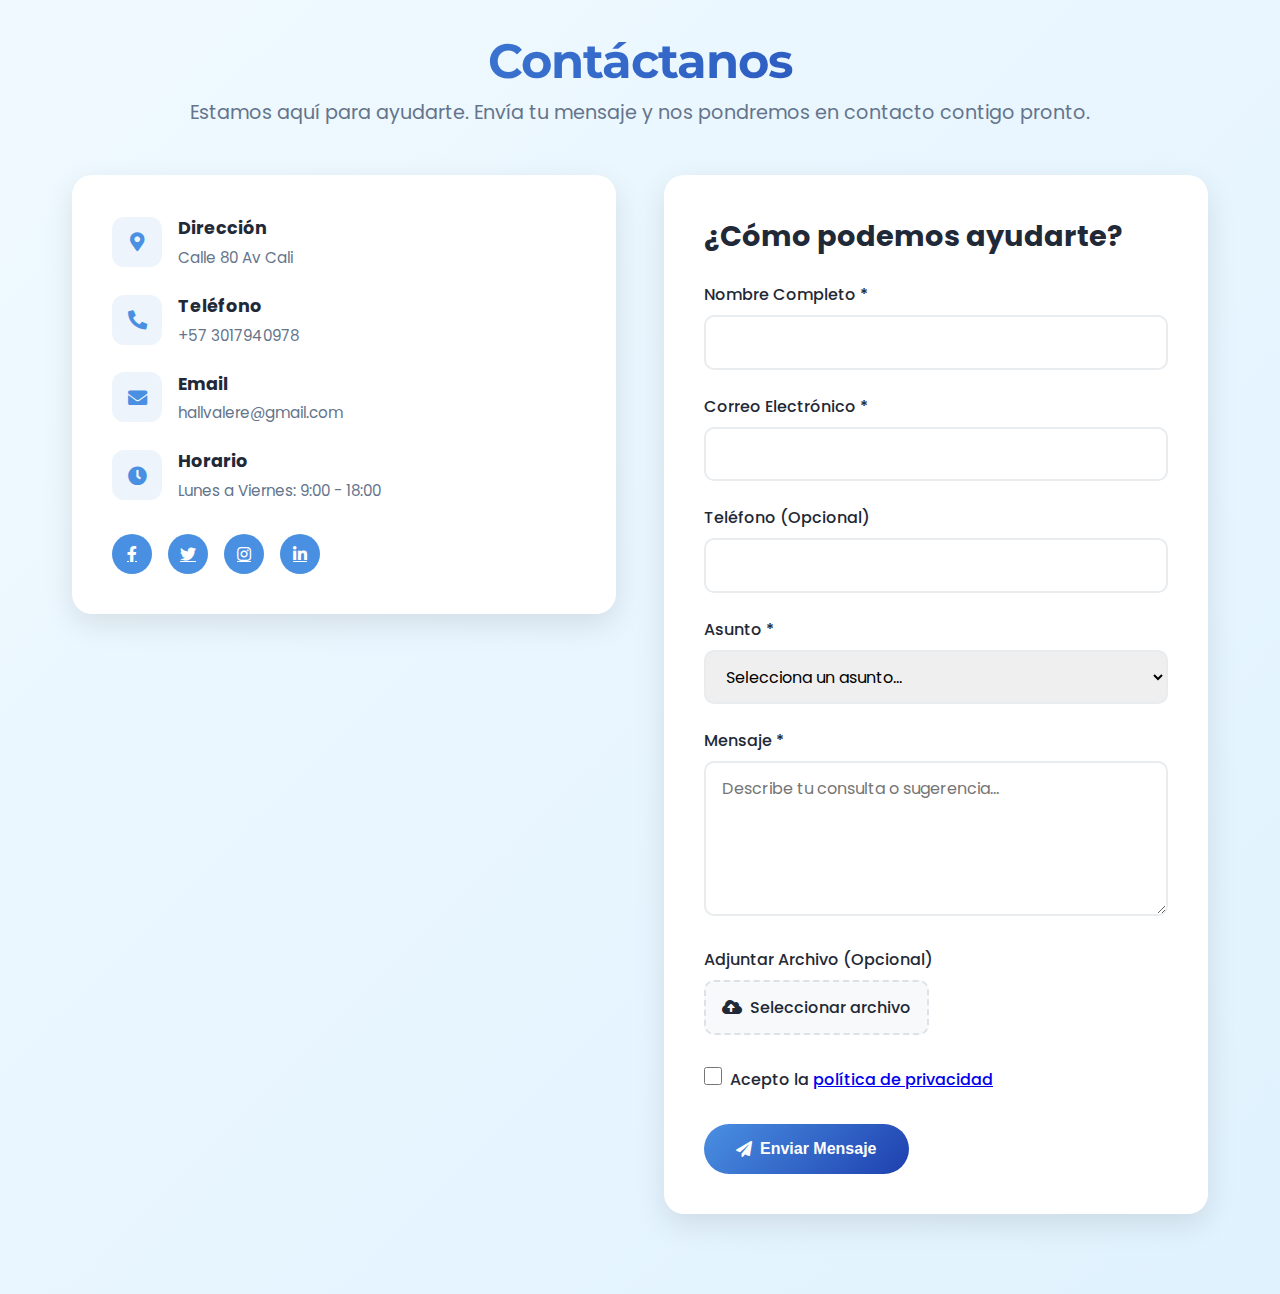
<file: contacto.html>
<!DOCTYPE html>
<html lang="es">
<head>
    <meta charset="UTF-8">
    <meta name="viewport" content="width=device-width, initial-scale=1.0">
    <title>Contacto | Nubo - Gestión Emocional</title>
    <link rel="stylesheet" href="https://cdnjs.cloudflare.com/ajax/libs/font-awesome/5.15.3/css/all.min.css">
    <link href="https://fonts.googleapis.com/css2?family=Poppins:wght@300;400;500;600;700&display=swap" rel="stylesheet">
    <link href="https://fonts.googleapis.com/css2?family=Montserrat:wght@400;500;600;700&display=swap" rel="stylesheet">
    <style>
        :root {
            --primary-blue: #4a90e2;
            --secondary-blue: #1e40af;
            --accent-blue: #60a5fa;
            --light-blue: #dbeafe;
            --deep-blue: #1e3a8a;
            --success-green: #16a34a;
            --warning-yellow: #f59e0b;
            --danger-red: #dc3545;
            --dark: #1f2937;
            --light: #f8fafc;
            --gray: #64748b;
            --shadow: 0 10px 30px rgba(0,0,0,0.1);
            --transition: all 0.3s cubic-bezier(0.25, 0.8, 0.25, 1);
        }

        * {
            margin: 0;
            padding: 0;
            box-sizing: border-box;
        }

        body {
            font-family: 'Poppins', sans-serif;
            background: linear-gradient(135deg, #f0f9ff 0%, #e0f2fe 100%);
            min-height: 100vh;
            color: var(--dark);
            overflow-x: hidden;
        }

        .container {
            max-width: 1200px;
            margin: 0 auto;
            padding: 2rem;
        }

        /* Header */
        header {
            text-align: center;
            margin-bottom: 3rem;
            animation: slideDown 1s ease-out;
        }

        h1 {
            font-family: 'Montserrat', sans-serif;
            font-size: 3rem;
            font-weight: 700;
            color: var(--primary-blue);
            margin-bottom: 0.5rem;
            letter-spacing: -1px;
            background: linear-gradient(135deg, var(--primary-blue), var(--secondary-blue));
            -webkit-background-clip: text;
            -webkit-text-fill-color: transparent;
            background-clip: text;
        }

        p {
            font-size: 1.2rem;
            color: var(--gray);
            font-weight: 400;
        }

        /* Contact Section */
        .contact-section {
            display: grid;
            grid-template-columns: 1fr 1fr;
            gap: 3rem;
            margin-bottom: 3rem;
        }

        .contact-info {
            background: white;
            border-radius: 20px;
            padding: 2.5rem;
            box-shadow: var(--shadow);
            height: fit-content;
        }

        .info-item {
            display: flex;
            align-items: center;
            margin-bottom: 1.5rem;
        }

        .info-icon {
            width: 50px;
            height: 50px;
            border-radius: 12px;
            background: rgba(74, 144, 226, 0.1);
            display: flex;
            align-items: center;
            justify-content: center;
            margin-right: 1rem;
            color: var(--primary-blue);
            font-size: 1.2rem;
        }

        .info-content h3 {
            font-size: 1.1rem;
            margin-bottom: 0.3rem;
            color: var(--dark);
        }

        .info-content p, .info-content a {
            color: var(--gray);
            font-size: 0.95rem;
        }

        .social-links {
            display: flex;
            gap: 1rem;
            margin-top: 2rem;
        }

        .social-link {
            width: 40px;
            height: 40px;
            border-radius: 50%;
            background: var(--primary-blue);
            color: white;
            display: flex;
            align-items: center;
            justify-content: center;
            transition: var(--transition);
        }

        .social-link:hover {
            transform: translateY(-3px);
            background: var(--secondary-blue);
        }

        /* Form Section */
        .form-section {
            background: white;
            border-radius: 20px;
            padding: 2.5rem;
            box-shadow: var(--shadow);
        }

        .form-title {
            font-size: 1.8rem;
            margin-bottom: 1.5rem;
            color: var(--dark);
        }

        .form-group {
            margin-bottom: 1.5rem;
        }

        label {
            display: block;
            margin-bottom: 0.5rem;
            font-weight: 500;
            color: var(--dark);
        }

        input, select, textarea {
            width: 100%;
            padding: 0.8rem 1rem;
            border: 2px solid #e9ecef;
            border-radius: 10px;
            font-family: inherit;
            font-size: 1rem;
            transition: var(--transition);
        }

        input:focus, select:focus, textarea:focus {
            outline: none;
            border-color: var(--primary-blue);
            box-shadow: 0 0 0 3px rgba(74, 144, 226, 0.1);
        }

        .file-upload {
            position: relative;
            display: inline-block;
            cursor: pointer;
        }

        .file-upload input[type=file] {
            position: absolute;
            left: -9999px;
        }

        .file-upload-label {
            display: flex;
            align-items: center;
            gap: 0.5rem;
            padding: 0.8rem 1rem;
            background: #f8f9fa;
            border: 2px dashed #dee2e6;
            border-radius: 10px;
            cursor: pointer;
            transition: var(--transition);
        }

        .file-upload-label:hover {
            border-color: var(--primary-blue);
            background: rgba(74, 144, 226, 0.05);
        }

        .checkbox-group {
            display: flex;
            align-items: start;
            gap: 0.5rem;
            margin-top: 1rem;
        }

        .checkbox-group input[type="checkbox"] {
            width: 18px;
            height: 18px;
            accent-color: var(--primary-blue);
        }

        .submit-btn {
            background: linear-gradient(135deg, var(--primary-blue), var(--secondary-blue));
            color: white;
            border: none;
            padding: 1rem 2rem;
            border-radius: 50px;
            font-weight: 600;
            font-size: 1rem;
            cursor: pointer;
            transition: var(--transition);
            display: flex;
            align-items: center;
            gap: 0.5rem;
            margin-top: 1.5rem;
        }

        .submit-btn:hover {
            transform: translateY(-3px);
            box-shadow: 0 10px 20px rgba(74, 144, 226, 0.3);
        }

        /* Animations */
        @keyframes slideDown {
            from { opacity: 0; transform: translateY(-30px); }
            to { opacity: 1; transform: translateY(0); }
        }

        @keyframes fadeInUp {
            from { opacity: 0; transform: translateY(30px); }
            to { opacity: 1; transform: translateY(0); }
        }

        .animate-slideDown {
            animation: slideDown 1s ease-out forwards;
        }

        .animate-fadeInUp {
            animation: fadeInUp 0.8s ease-out forwards;
        }

        /* Responsive Design */
        @media (max-width: 992px) {
            .contact-section {
                grid-template-columns: 1fr;
                gap: 2rem;
            }
        }

        @media (max-width: 768px) {
            .container {
                padding: 1rem;
            }

            h1 {
                font-size: 2.2rem;
            }

            .contact-info, .form-section {
                padding: 1.5rem;
            }
        }

        /* Message Styles */
        .message {
            padding: 1rem;
            border-radius: 10px;
            margin-bottom: 1rem;
            display: none;
        }

        .message.success {
            background: #d4edda;
            color: #155724;
            border: 1px solid #c3e6cb;
        }

        .message.error {
            background: #f8d7da;
            color: #721c24;
            border: 1px solid #f5c6cb;
        }
    </style>
</head>
<body>
    <div class="container">
        <header class="animate-slideDown">
            <h1>Contáctanos</h1>
            <p>Estamos aquí para ayudarte. Envía tu mensaje y nos pondremos en contacto contigo pronto.</p>
        </header>

        <div class="contact-section">
            <div class="contact-info animate-fadeInUp" style="animation-delay: 0.2s;">
                <div class="info-item">
                    <div class="info-icon">
                        <i class="fas fa-map-marker-alt"></i>
                    </div>
                    <div class="info-content">
                        <h3>Dirección</h3>
                        <p> Calle 80 Av Cali</p>
                    </div>
                </div>

                <div class="info-item">
                    <div class="info-icon">
                        <i class="fas fa-phone-alt"></i>
                    </div>
                    <div class="info-content">
                        <h3>Teléfono</h3>
                        <p>+57 3017940978</p>
                    </div>
                </div>

                <div class="info-item">
                    <div class="info-icon">
                        <i class="fas fa-envelope"></i>
                    </div>
                    <div class="info-content">
                        <h3>Email</h3>
                        <p>hallvalere@gmail.com</p>
                    </div>
                </div>

                <div class="info-item">
                    <div class="info-icon">
                        <i class="fas fa-clock"></i>
                    </div>
                    <div class="info-content">
                        <h3>Horario</h3>
                        <p>Lunes a Viernes: 9:00 - 18:00</p>
                    </div>
                </div>

                <div class="social-links">
                    <a href="#" class="social-link"><i class="fab fa-facebook-f"></i></a>
                    <a href="#" class="social-link"><i class="fab fa-twitter"></i></a>
                    <a href="#" class="social-link"><i class="fab fa-instagram"></i></a>
                    <a href="#" class="social-link"><i class="fab fa-linkedin-in"></i></a>
                </div>
            </div>

            <div class="form-section animate-fadeInUp" style="animation-delay: 0.4s;">
                <h2 class="form-title">¿Cómo podemos ayudarte?</h2>
                
                <div id="message" class="message"></div>
                
                <form id="contactForm">
                    <div class="form-group">
                        <label for="nombre">Nombre Completo *</label>
                        <input type="text" id="nombre" name="nombre" required>
                    </div>
                    
                    <div class="form-group">
                        <label for="email">Correo Electrónico *</label>
                        <input type="email" id="email" name="email" required>
                    </div>
                    
                    <div class="form-group">
                        <label for="telefono">Teléfono (Opcional)</label>
                        <input type="tel" id="telefono" name="telefono">
                    </div>
                    
                    <div class="form-group">
                        <label for="asunto">Asunto *</label>
                        <select id="asunto" name="asunto" required>
                            <option value="">Selecciona un asunto...</option>
                            <option value="sugerencia">Sugerencia</option>
                            <option value="problema">Reportar Problema</option>
                            <option value="felicitacion">Felicitación</option>
                            <option value="otro">Otro</option>
                        </select>
                    </div>
                    
                    <div class="form-group">
                        <label for="mensaje">Mensaje *</label>
                        <textarea id="mensaje" name="mensaje" rows="5" required placeholder="Describe tu consulta o sugerencia..."></textarea>
                    </div>
                    
                    <div class="form-group">
                        <label>Adjuntar Archivo (Opcional)</label>
                        <div class="file-upload">
                            <input type="file" id="archivo" name="archivo" accept=".pdf,.doc,.docx,.jpg,.png">
                            <label for="archivo" class="file-upload-label">
                                <i class="fas fa-cloud-upload-alt"></i>
                                <span>Seleccionar archivo</span>
                            </label>
                        </div>
                    </div>
                    
                    <div class="checkbox-group">
                        <input type="checkbox" id="consentimiento" name="consentimiento" required>
                        <label for="consentimiento">
                            Acepto la <a href="#" class="text-blue-600">política de privacidad</a>
                        </label>
                    </div>
                    
                    <button type="submit" class="submit-btn">
                        <i class="fas fa-paper-plane"></i>
                        Enviar Mensaje
                    </button>
                </form>
            </div>
        </div>
    </div>

    <script>
        // Initialize form validation and submission
        document.addEventListener('DOMContentLoaded', function() {
            const contactForm = document.getElementById('contactForm');
            const messageDiv = document.getElementById('message');
            
            contactForm.addEventListener('submit', function(event) {
                event.preventDefault(); // Prevent default form submission
                
                // Clear previous messages
                messageDiv.className = 'message';
                messageDiv.textContent = '';
                
                let isValid = true;
                
                // Validate name
                const nombre = document.getElementById('nombre').value.trim();
                if (!nombre) {
                    showError('Por favor ingresa tu nombre.');
                    isValid = false;
                }
                
                // Validate email
                const email = document.getElementById('email').value.trim();
                const emailRegex = /^[^\s@]+@[^\s@]+\.[^\s@]+$/;
                if (!email) {
                    showError('Por favor ingresa tu correo electrónico.');
                    isValid = false;
                } else if (!emailRegex.test(email)) {
                    showError('Por favor ingresa un correo electrónico válido.');
                    isValid = false;
                }
                
                // Validate subject
                const asunto = document.getElementById('asunto').value;
                if (!asunto) {
                    showError('Por favor selecciona un asunto.');
                    isValid = false;
                }
                
                // Validate message
                const mensaje = document.getElementById('mensaje').value.trim();
                if (!mensaje) {
                    showError('Por favor ingresa tu mensaje.');
                    isValid = false;
                }
                
                // Validate consent
                const consentimiento = document.getElementById('consentimiento').checked;
                if (!consentimiento) {
                    showError('Debes aceptar la política de privacidad.');
                    isValid = false;
                }
                
                // If valid, show success message
                if (isValid) {
                    showMessage('¡Gracias por contactarnos! Te responderemos pronto.', 'success');
                    // Here you would typically send the form data to a server
                    console.log('Form submitted successfully!');
                }
            });
            
            function showError(message) {
                messageDiv.className = 'message error';
                messageDiv.textContent = message;
            }
            
            function showMessage(message, type) {
                messageDiv.className = `message ${type}`;
                messageDiv.textContent = message;
            }
        });
    </script>
</body>
</html>
</file>
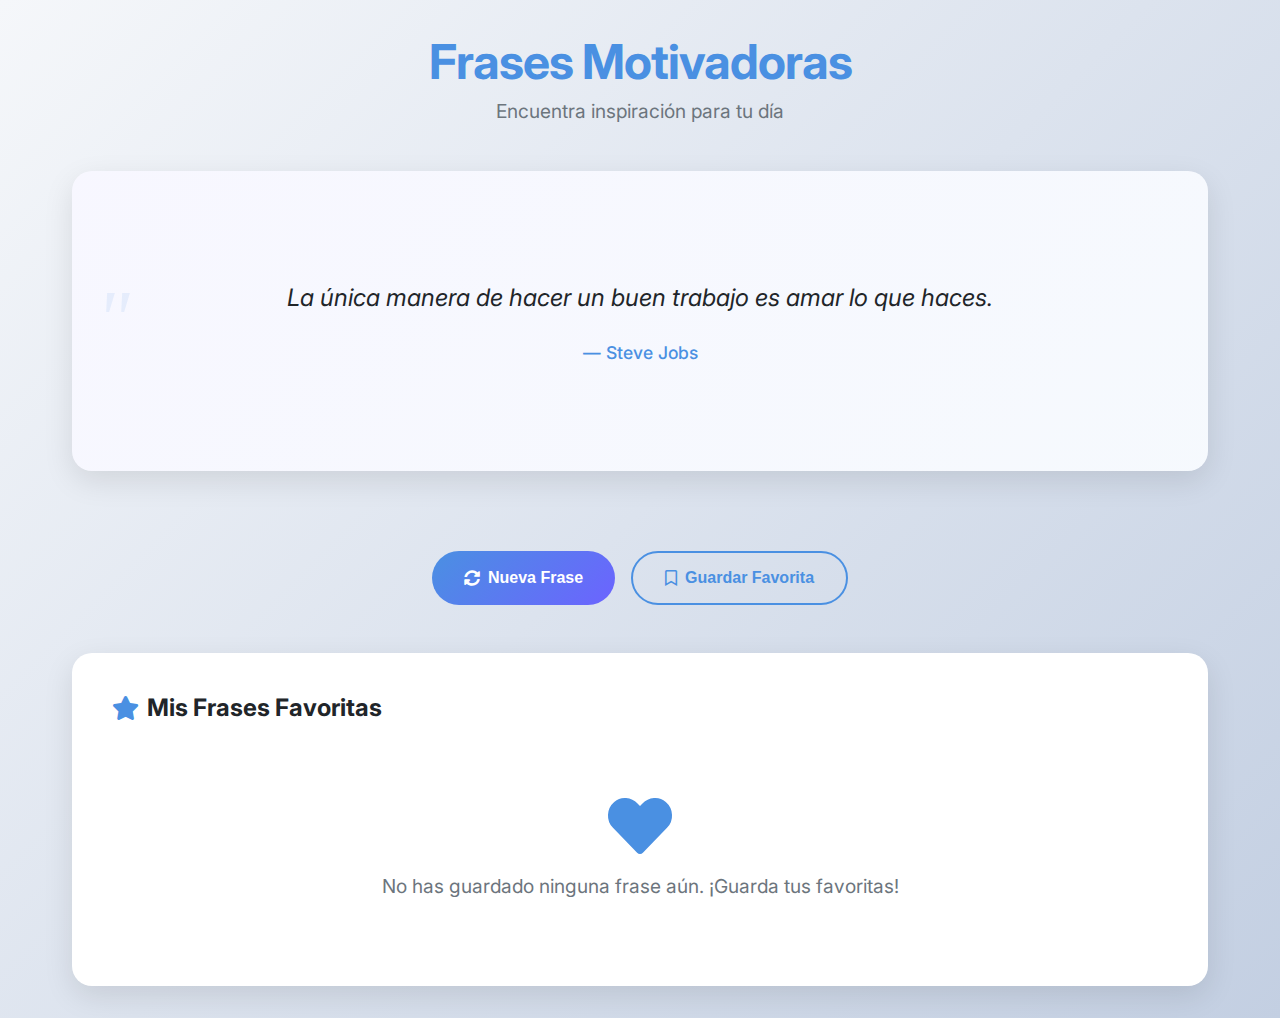
<file: frases.html>
<!DOCTYPE html>
<html lang="es">
<head>
    <meta charset="UTF-8">
    <meta name="viewport" content="width=device-width, initial-scale=1.0">
    <title>Frases Inspiradoras | Nubo</title>
    <link rel="stylesheet" href="https://cdnjs.cloudflare.com/ajax/libs/font-awesome/5.15.3/css/all.min.css">
    <link href="https://fonts.googleapis.com/css2?family=Poppins:wght@300;400;500;600;700&family=Inter:wght@300;400;500;600;700&display=swap" rel="stylesheet">
    <style>
        :root {
            --primary: #4a90e2;
            --secondary: #6c63ff;
            --success: #28a745;
            --warning: #ffc107;
            --danger: #dc3545;
            --dark: #212529;
            --light: #f8f9fa;
            --gray: #6c757d;
            --shadow: 0 10px 30px rgba(0,0,0,0.1);
            --transition: all 0.3s cubic-bezier(0.25, 0.8, 0.25, 1);
        }

        * {
            margin: 0;
            padding: 0;
            box-sizing: border-box;
        }

        body {
            font-family: 'Inter', sans-serif;
            background: linear-gradient(135deg, #f5f7fa 0%, #c3cfe2 100%);
            min-height: 100vh;
            color: var(--dark);
            overflow-x: hidden;
        }

        .container {
            max-width: 1200px;
            margin: 0 auto;
            padding: 2rem;
        }

        /* Header */
        header {
            text-align: center;
            margin-bottom: 3rem;
            animation: slideDown 1s ease-out;
        }

        h1 {
            font-size: 3rem;
            font-weight: 700;
            color: var(--primary);
            margin-bottom: 0.5rem;
            letter-spacing: -1px;
        }

        p {
            font-size: 1.2rem;
            color: var(--gray);
            font-weight: 400;
        }

        /* Quote Section */
        .quote-section {
            display: grid;
            grid-template-columns: 1fr;
            gap: 3rem;
            margin-bottom: 3rem;
        }

        .quote-display {
            background: white;
            border-radius: 20px;
            padding: 2.5rem;
            box-shadow: var(--shadow);
            position: relative;
            overflow: hidden;
            min-height: 300px;
            display: flex;
            flex-direction: column;
            justify-content: center;
        }

        .quote-content {
            position: relative;
            z-index: 2;
            text-align: center;
        }

        .quote-text {
            font-size: 1.5rem;
            font-style: italic;
            color: var(--dark);
            line-height: 1.6;
            margin-bottom: 1.5rem;
            position: relative;
            padding: 0 2rem;
        }

        .quote-text::before {
            content: '"';
            font-size: 5rem;
            color: rgba(74, 144, 226, 0.1);
            position: absolute;
            left: -1rem;
            top: -1.5rem;
            font-family: serif;
        }

        .quote-author {
            text-align: center;
            font-weight: 500;
            color: var(--primary);
            font-size: 1.1rem;
        }

        .quote-background {
            position: absolute;
            top: 0;
            left: 0;
            right: 0;
            bottom: 0;
            background: linear-gradient(135deg, rgba(106, 99, 255, 0.05) 0%, rgba(74, 144, 226, 0.05) 100%);
            z-index: 1;
        }

        /* Controls */
        .quote-controls {
            display: flex;
            justify-content: center;
            gap: 1rem;
            margin-top: 2rem;
        }

        .btn {
            background: linear-gradient(135deg, var(--primary), var(--secondary));
            color: white;
            border: none;
            padding: 1rem 2rem;
            border-radius: 50px;
            font-weight: 600;
            font-size: 1rem;
            cursor: pointer;
            transition: var(--transition);
            display: flex;
            align-items: center;
            gap: 0.5rem;
        }

        .btn:hover {
            transform: translateY(-3px);
            box-shadow: 0 10px 20px rgba(74, 144, 226, 0.3);
        }

        .btn-outline {
            background: transparent;
            border: 2px solid var(--primary);
            color: var(--primary);
        }

        .btn-outline:hover {
            background: rgba(74, 144, 226, 0.1);
        }

        /* Favorites Section */
        .favorites-section {
            background: white;
            border-radius: 20px;
            padding: 2.5rem;
            box-shadow: var(--shadow);
        }

        .favorites-header {
            display: flex;
            align-items: center;
            margin-bottom: 1.5rem;
        }

        .favorites-header i {
            font-size: 1.5rem;
            color: var(--primary);
            margin-right: 0.5rem;
        }

        .favorites-list {
            display: grid;
            grid-template-columns: repeat(auto-fill, minmax(280px, 1fr));
            gap: 1.5rem;
        }

        .favorite-card {
            background: #f8f9fa;
            border-radius: 12px;
            padding: 1.5rem;
            transition: var(--transition);
            border-left: 4px solid var(--primary);
            position: relative;
        }

        .favorite-card:hover {
            transform: translateY(-5px);
            box-shadow: 0 5px 15px rgba(0,0,0,0.1);
        }

        .favorite-text {
            font-style: italic;
            margin-bottom: 0.5rem;
        }

        .favorite-author {
            font-weight: 500;
            color: var(--primary);
            font-size: 0.9rem;
        }

        .delete-btn {
            position: absolute;
            top: 1rem;
            right: 1rem;
            background: var(--danger);
            color: white;
            border: none;
            width: 32px;
            height: 32px;
            border-radius: 50%;
            display: flex;
            align-items: center;
            justify-content: center;
            cursor: pointer;
            opacity: 0;
            transition: var(--transition);
        }

        .favorite-card:hover .delete-btn {
            opacity: 1;
        }

        /* Animations */
        @keyframes slideDown {
            from { opacity: 0; transform: translateY(-30px); }
            to { opacity: 1; transform: translateY(0); }
        }

        @keyframes fadeInUp {
            from { opacity: 0; transform: translateY(30px); }
            to { opacity: 1; transform: translateY(0); }
        }

        .animate-slideDown {
            animation: slideDown 1s ease-out forwards;
        }

        .animate-fadeInUp {
            animation: fadeInUp 0.8s ease-out forwards;
        }

        /* Responsive Design */
        @media (max-width: 768px) {
            .container {
                padding: 1rem;
            }

            h1 {
                font-size: 2.2rem;
            }

            .quote-text {
                font-size: 1.2rem;
            }

            .quote-controls {
                flex-direction: column;
                align-items: center;
            }
        }

        /* Empty State */
        .empty-state {
            text-align: center;
            padding: 3rem;
            color: var(--gray);
        }

        .empty-state i {
            font-size: 4rem;
            color: var(--primary);
            margin-bottom: 1rem;
        }

        /* Toast Notifications */
        .toast-container {
            position: fixed;
            bottom: 2rem;
            right: 2rem;
            z-index: 1000;
        }

        .toast {
            background: white;
            border-radius: 10px;
            padding: 1rem 1.5rem;
            box-shadow: 0 5px 15px rgba(0,0,0,0.2);
            margin-bottom: 1rem;
            display: flex;
            align-items: center;
            gap: 0.5rem;
            transform: translateX(100%);
            transition: transform 0.3s ease-out;
        }

        .toast.show {
            transform: translateX(0);
        }

        .toast-success {
            border-left: 4px solid var(--success);
        }

        .toast-warning {
            border-left: 4px solid var(--warning);
        }

        .toast-error {
            border-left: 4px solid var(--danger);
        }
    </style>
</head>
<body>
    <div class="container">
        <header class="animate-slideDown">
            <h1>Frases Motivadoras</h1>
            <p>Encuentra inspiración para tu día</p>
        </header>

        <div class="quote-section">
            <div class="quote-display animate-fadeInUp" style="animation-delay: 0.2s;">
                <div class="quote-background"></div>
                <div class="quote-content">
                    <p id="frase-texto" class="quote-text">La vida es como montar en bicicleta. Para mantener el equilibrio, debes seguir adelante.</p>
                    <p id="frase-autor" class="quote-author">— Albert Einstein</p>
                </div>
            </div>

            <div class="quote-controls">
                <button id="nueva-frase-btn" class="btn">
                    <i class="fas fa-sync-alt"></i>
                    Nueva Frase
                </button>
                <button id="guardar-favorita-btn" class="btn btn-outline">
                    <i class="far fa-bookmark"></i>
                    Guardar Favorita
                </button>
            </div>
        </div>

        <div class="favorites-section animate-fadeInUp" style="animation-delay: 0.4s;">
            <div class="favorites-header">
                <i class="fas fa-star"></i>
                <h2>Mis Frases Favoritas</h2>
            </div>
            <div id="favoritos-lista" class="favorites-list">
                <!-- Las frases favoritas aparecerán aquí -->
            </div>
            <div id="empty-favorites" class="empty-state">
                <i class="fas fa-heart"></i>
                <p>No has guardado ninguna frase aún. ¡Guarda tus favoritas!</p>
            </div>
        </div>
    </div>

    <!-- Toast Container -->
    <div class="toast-container"></div>

    <script>
        // Array de frases motivadoras
        const frases = [
            {
                texto: "La vida es como montar en bicicleta. Para mantener el equilibrio, debes seguir adelante.",
                autor: "Albert Einstein"
            },
            {
                texto: "El único modo de hacer un gran trabajo es amar lo que haces.",
                autor: "Steve Jobs"
            },
            {
                texto: "La creatividad es la inteligencia divirtiéndose.",
                autor: "Albert Einstein"
            },
            {
                texto: "La felicidad no es algo que tengas, sino algo que eres.",
                autor: "Henry David Thoreau"
            },
            {
                texto: "La única manera de hacer un buen trabajo es amar lo que haces.",
                autor: "Steve Jobs"
            },
            {
                texto: "La vida es lo que pasa mientras estás ocupado haciendo otras cosas.",
                autor: "John Lennon"
            },
            {
                texto: "La imaginación es más importante que el conocimiento.",
                autor: "Albert Einstein"
            },
            {
                texto: "La felicidad reside en la capacidad de sentir la gratitud.",
                autor: "Elizabeth Gilbert"
            },
            {
                texto: "La verdadera sabiduría viene de la experiencia.",
                autor: "Mark Twain"
            },
            {
                texto: "La vida es un viaje, no un destino.",
                autor: "Ralph Waldo Emerson"
            }
        ];

        // Obtener elementos del DOM
        const nuevaFraseBtn = document.getElementById('nueva-frase-btn');
        const guardarFavoritaBtn = document.getElementById('guardar-favorita-btn');
        const fraseTexto = document.getElementById('frase-texto');
        const fraseAutor = document.getElementById('frase-autor');
        const favoritosLista = document.getElementById('favoritos-lista');
        const emptyFavorites = document.getElementById('empty-favorites');
        const toastContainer = document.querySelector('.toast-container');

        // Mostrar una frase aleatoria inicial
        mostrarFraseAleatoria();

        // Event listeners
        nuevaFraseBtn.addEventListener('click', mostrarFraseAleatoria);
        guardarFavoritaBtn.addEventListener('click', guardarFavoritaActual);

        // Función para mostrar una frase aleatoria
        function mostrarFraseAleatoria() {
            const randomIndex = Math.floor(Math.random() * frases.length);
            const frase = frases[randomIndex];
            
            // Animación de salida
            fraseTexto.style.opacity = '0';
            fraseAutor.style.opacity = '0';
            
            setTimeout(() => {
                fraseTexto.textContent = frase.texto;
                fraseAutor.textContent = `— ${frase.autor}`;
                
                // Animación de entrada
                fraseTexto.style.opacity = '1';
                fraseAutor.style.opacity = '1';
            }, 300);
        }

        // Función para guardar la frase actual como favorita
        function guardarFavoritaActual() {
            const fraseActual = {
                texto: fraseTexto.textContent,
                autor: fraseAutor.textContent.replace('— ', '')
            };
            
            // Obtener favoritos existentes
            let favoritos = JSON.parse(localStorage.getItem('frasesFavoritas')) || [];
            
            // Verificar si ya está guardada
            const yaGuardada = favoritos.some(fav => fav.texto === fraseActual.texto && fav.autor === fraseActual.autor);
            
            if (yaGuardada) {
                showToast('Esta frase ya está en tus favoritos.', 'warning');
                return;
            }
            
            // Agregar a favoritos
            favoritos.push(fraseActual);
            localStorage.setItem('frasesFavoritas', JSON.stringify(favoritos));
            
            // Actualizar lista de favoritos
            actualizarListaFavoritos();
            
            // Feedback visual
            guardarFavoritaBtn.innerHTML = '<i class="fas fa-check"></i> Guardada!';
            guardarFavoritaBtn.style.background = 'var(--success)';
            
            setTimeout(() => {
                guardarFavoritaBtn.innerHTML = '<i class="far fa-bookmark"></i> Guardar Favorita';
                guardarFavoritaBtn.style.background = 'transparent';
            }, 1500);
        }

        // Función para actualizar la lista de favoritos
        function actualizarListaFavoritos() {
            const favoritos = JSON.parse(localStorage.getItem('frasesFavoritas')) || [];
            
            if (favoritos.length === 0) {
                emptyFavorites.style.display = 'block';
                favoritosLista.innerHTML = '';
                return;
            }
            
            emptyFavorites.style.display = 'none';
            favoritosLista.innerHTML = '';
            
            favoritos.forEach((frase, index) => {
                const card = document.createElement('div');
                card.className = 'favorite-card';
                card.innerHTML = `
                    <p class="favorite-text">${frase.texto}</p>
                    <p class="favorite-author">— ${frase.autor}</p>
                    <button class="delete-btn" data-index="${index}">
                        <i class="fas fa-trash"></i>
                    </button>
                `;
                favoritosLista.appendChild(card);
            });
            
            // Agregar eventos a los botones de eliminar
            document.querySelectorAll('.delete-btn').forEach(btn => {
                btn.addEventListener('click', function() {
                    const index = parseInt(this.dataset.index);
                    eliminarFavorita(index);
                });
            });
        }

        // Función para eliminar una favorita
        function eliminarFavorita(index) {
            let favoritos = JSON.parse(localStorage.getItem('frasesFavoritas')) || [];
            favoritos.splice(index, 1);
            localStorage.setItem('frasesFavoritas', JSON.stringify(favoritos));
            actualizarListaFavoritos();
        }

        // Función para mostrar toast notifications
        function showToast(message, type = 'success') {
            const toast = document.createElement('div');
            toast.className = `toast toast-${type}`;
            toast.innerHTML = `
                <i class="fas fa-${type === 'success' ? 'check-circle' : type === 'warning' ? 'exclamation-triangle' : 'times-circle'}"></i>
                <span>${message}</span>
            `;
            
            toastContainer.appendChild(toast);
            
            // Animación de entrada
            setTimeout(() => {
                toast.classList.add('show');
            }, 100);
            
            // Animación de salida automática
            setTimeout(() => {
                toast.classList.remove('show');
                setTimeout(() => {
                    toastContainer.removeChild(toast);
                }, 300);
            }, 3000);
        }

        // Cargar favoritos al cargar la página
        document.addEventListener('DOMContentLoaded', actualizarListaFavoritos);
    </script>
</body>
</html>
</file>
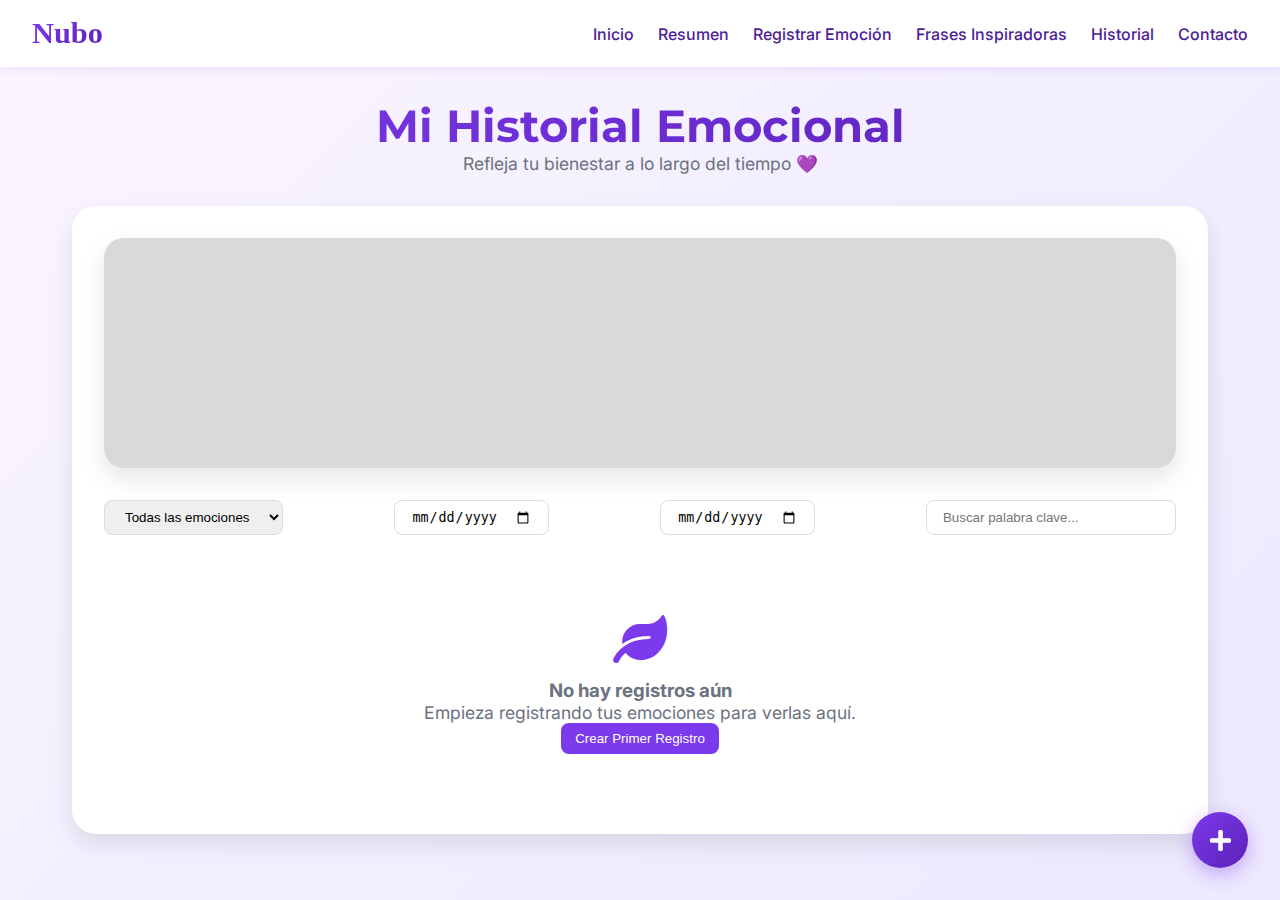
<file: historial.html>
<!DOCTYPE html>
<html lang="es">
<head>
  <meta charset="UTF-8" />
  <meta name="viewport" content="width=device-width, initial-scale=1.0"/>
  <title>Historial Emocional | Nubo</title>
  <link rel="stylesheet" href="https://cdnjs.cloudflare.com/ajax/libs/font-awesome/5.15.3/css/all.min.css">
  <link href="https://fonts.googleapis.com/css2?family=Inter:wght@300;400;500;600;700&family=Montserrat:wght@400;500;600;700&display=swap" rel="stylesheet">

  <style>
    :root {
      --primary-blue: #7c3aed;
      --secondary-blue: #5b21b6;
      --accent-blue: #c4b5fd;
      --light-blue: #ede9fe;
      --deep-blue: #4c1d95;
      --dark: #1f2937;
      --gray: #6b7280;
      --shadow: 0 10px 25px rgba(0,0,0,0.1);
      --transition: all 0.3s ease;
      --light: #faf5ff;
    }

    * {margin: 0; padding: 0; box-sizing: border-box;}
    body {
      font-family: 'Inter', sans-serif;
      background: linear-gradient(135deg, #faf5ff 0%, #ede9fe 100%);
      min-height: 100vh;
      color: var(--dark);
    }

    /* 🔹 Barra de navegación */
    nav {
      background: white;
      box-shadow: 0 2px 10px rgba(124, 58, 237, 0.1);
      padding: 1rem 2rem;
      display: flex;
      justify-content: space-between;
      align-items: center;
      position: sticky;
      top: 0;
      z-index: 10;
    }

    .nav-logo h1 {
      font-family: 'Dancing Script', cursive;
      color: var(--primary-blue);
      font-size: 1.9rem;
    }

    .nav-links {
      display: flex;
      list-style: none;
      gap: 1.5rem;
    }

    .nav-links a {
      text-decoration: none;
      color: var(--deep-blue);
      font-weight: 500;
      transition: var(--transition);
      position: relative;
    }

    .nav-links a::after {
      content: "";
      position: absolute;
      width: 0;
      height: 2px;
      left: 0;
      bottom: -4px;
      background: var(--primary-blue);
      transition: 0.3s ease;
    }

    .nav-links a:hover::after {
      width: 100%;
    }

    .container {max-width: 1200px; margin: auto; padding: 2rem;}

    header {text-align: center; margin-bottom: 2rem;}
    h1 {
      font-family: 'Montserrat', sans-serif;
      font-size: 2.8rem;
      background: linear-gradient(135deg, var(--primary-blue), var(--secondary-blue));
      -webkit-background-clip: text;
      -webkit-text-fill-color: transparent;
    }
    p {color: var(--gray); font-size: 1.1rem;}

    /* 🔹 Imagen superior (tema salud mental) */
    .photo-placeholder {
      width: 100%;
      height: 230px;
      background-image: url('https://www.thepositivepsychologypeople.com/wp-content/uploads/2015/07/clarity-is.jpg');
      background-size: cover;
      background-position: center;
      border-radius: 20px;
      margin-bottom: 2rem;
      box-shadow: var(--shadow);
      position: relative;
    }
    .photo-placeholder::after {
      content: '';
      position: absolute;
      inset: 0;
      background: rgba(0,0,0,0.15);
      border-radius: 20px;
    }

    main {
      background: white;
      border-radius: 24px;
      padding: 2rem;
      box-shadow: var(--shadow);
    }

    .filters {
      display: flex;
      flex-wrap: wrap;
      gap: 1rem;
      margin-bottom: 2rem;
      justify-content: space-between;
    }
    select, input[type="date"], .search-input {
      padding: .5rem 1rem;
      border: 1px solid #ddd;
      border-radius: 8px;
      transition: var(--transition);
    }
    select:focus, input:focus {border-color: var(--primary-blue); outline: none;}
    .search-input {width: 250px;}

    .records-grid {
      display: grid;
      grid-template-columns: repeat(auto-fill, minmax(350px, 1fr));
      gap: 1.5rem;
    }

    .record-card {
      background: var(--light);
      border-radius: 16px;
      padding: 1.5rem;
      border: 1px solid rgba(76,29,149,0.08);
      box-shadow: var(--shadow);
      transition: var(--transition);
    }
    .record-card:hover {
      transform: translateY(-5px);
      border-color: var(--primary-blue);
    }

    .record-header {display: flex; justify-content: space-between; align-items: center; margin-bottom: .8rem;}
    .record-date {font-weight: 600; color: var(--deep-blue);}
    .emotion-icon {font-size: 1.4rem; margin-right: .3rem;}

    .record-description {margin: .8rem 0; color: var(--dark); line-height: 1.5;}
    .record-tags {display: flex; flex-wrap: wrap; gap: .5rem;}
    .tag {background: rgba(124,58,237,0.1); padding: .2rem .7rem; border-radius: 12px; font-size: .85rem;}

    .record-actions {
      display: flex;
      justify-content: space-between;
      margin-top: 1rem;
    }
    .btn-small {
      background: var(--primary-blue);
      border: none;
      color: white;
      border-radius: 8px;
      padding: .5rem .9rem;
      cursor: pointer;
      transition: var(--transition);
    }
    .btn-small:hover {background: var(--secondary-blue);}

    .fab {
      position: fixed;
      bottom: 2rem;
      right: 2rem;
      background: linear-gradient(135deg, var(--primary-blue), var(--secondary-blue));
      color: white;
      border: none;
      width: 56px;
      height: 56px;
      border-radius: 50%;
      font-size: 1.5rem;
      box-shadow: 0 6px 20px rgba(124,58,237,0.4);
      cursor: pointer;
      transition: var(--transition);
    }
    .fab:hover {transform: scale(1.1);}

    .empty-state {text-align: center; padding: 3rem; color: var(--gray);}
    .empty-state i {font-size: 3rem; color: var(--primary-blue); margin-bottom: 1rem;}

    .toast-container {position: fixed; bottom: 2rem; right: 2rem; z-index: 999;}
    .toast {
      background: white; border-left: 5px solid var(--primary-blue);
      border-radius: 10px; padding: 1rem 1.5rem;
      margin-top: .8rem; box-shadow: var(--shadow);
      opacity: 0; transform: translateX(100%);
      transition: all .3s ease;
    }
    .toast.show {opacity: 1; transform: translateX(0);}
    @media (max-width: 768px) {.records-grid {grid-template-columns: 1fr;} .search-input{width:100%;}}
  </style>
</head>

<body>
  <!-- 🔹 Barra de navegación -->
  <nav>
    <div class="nav-logo"><h1>Nubo</h1></div>
    <ul class="nav-links">
      <li><a href="nubo.html">Inicio</a></li>
      <li><a href="resumen.html">Resumen</a></li>
      <li><a href="registro.html">Registrar Emoción</a></li>
      <li><a href="frases.html">Frases Inspiradoras</a></li>
      <li><a href="historial.html">Historial</a></li>
      <li><a href="contacto.html">Contacto</a></li>
    </ul>
  </nav>

  <div class="container">
    <header>
      <h1>Mi Historial Emocional</h1>
      <p>Refleja tu bienestar a lo largo del tiempo 💜</p>
    </header>

    <main>
      <div class="photo-placeholder"></div>

      <div class="filters">
        <select id="emotion-filter">
          <option value="">Todas las emociones</option>
          <option value="feliz">Feliz</option>
          <option value="triste">Triste</option>
          <option value="calmado">Calma</option>
          <option value="excitado">Emoción</option>
          <option value="ansioso">Ansiedad</option>
        </select>

        <input type="date" id="date-from">
        <input type="date" id="date-to">
        <input type="text" class="search-input" placeholder="Buscar palabra clave...">
      </div>

      <div class="records-grid" id="historial-container"></div>

      <div id="empty-state" class="empty-state" style="display: none;">
        <i class="fas fa-leaf"></i>
        <h3>No hay registros aún</h3>
        <p>Empieza registrando tus emociones para verlas aquí.</p>
        <button onclick="window.location.href='registro.html'" class="btn-small">Crear Primer Registro</button>
      </div>
    </main>
  </div>

  <button class="fab" title="Agregar nuevo registro"><i class="fas fa-plus"></i></button>
  <div class="toast-container"></div>

  <script>
    let emotionalRecords = JSON.parse(localStorage.getItem('nuboHistorial')) || [];

    const container = document.getElementById('historial-container');
    const emptyState = document.getElementById('empty-state');
    const emotionFilter = document.getElementById('emotion-filter');
    const searchInput = document.querySelector('.search-input');
    const dateFrom = document.getElementById('date-from');
    const dateTo = document.getElementById('date-to');
    const fab = document.querySelector('.fab');

    document.addEventListener('DOMContentLoaded', () => {
      renderRecords(emotionalRecords);
      setupFilters();
    });

    function renderRecords(records) {
      if (!records.length) {
        container.innerHTML = '';
        emptyState.style.display = 'block';
        return;
      }
      emptyState.style.display = 'none';
      container.innerHTML = '';
      records.forEach(r => {
        const div = document.createElement('div');
        div.className = 'record-card';
        div.innerHTML = `
          <div class="record-header">
            <span class="record-date">${formatDate(r.date)}</span>
            <span>${getEmotionIcon(r.emotion)} ${r.emotion}</span>
          </div>
          <div class="record-description">${r.description}</div>
          <div class="record-tags">${r.tags.map(t=>`<span class='tag'>#${t}</span>`).join('')}</div>
          <div class="record-actions">
            <button class="btn-small" onclick="editRecord(${r.id})"><i class="fas fa-edit"></i></button>
            <button class="btn-small" onclick="deleteRecord(${r.id})"><i class="fas fa-trash"></i></button>
          </div>`;
        container.appendChild(div);
      });
    }

    function getEmotionIcon(emotion) {
      const icons = {feliz:'😊', triste:'😢', calmado:'😌', excitado:'🤩', ansioso:'😰'};
      return icons[emotion] || '🙂';
    }

    function setupFilters() {
      [emotionFilter, dateFrom, dateTo].forEach(el=>el.addEventListener('change', filterRecords));
      searchInput.addEventListener('input', ()=>filterRecords());
      fab.addEventListener('click', addNewRecord);
    }

    function filterRecords() {
      const e = emotionFilter.value;
      const search = searchInput.value.toLowerCase();
      const from = dateFrom.value;
      const to = dateTo.value;

      let filtered = emotionalRecords.filter(r=>{
        return (!e || r.emotion===e) &&
               (!search || r.description.toLowerCase().includes(search)) &&
               (!from || r.date>=from) &&
               (!to || r.date<=to);
      });
      renderRecords(filtered);
    }

    function addNewRecord() {
      const emotion = prompt("¿Qué emoción sentiste? (feliz, triste, calmado, etc.)");
      const description = prompt("Describe brevemente cómo te sientes:");
      if (!emotion || !description) return;
      const record = {
        id: Date.now(),
        date: new Date().toISOString().split('T')[0],
        emotion,
        description,
        tags: ['nuevo']
      };
      emotionalRecords.push(record);
      saveAndRender("Nuevo registro agregado 💜");
    }

    function editRecord(id) {
      const rec = emotionalRecords.find(r=>r.id===id);
      if (!rec) return;
      const desc = prompt("Edita tu descripción:", rec.description);
      if (desc!==null) rec.description = desc;
      saveAndRender("Registro actualizado ✨");
    }

    function deleteRecord(id) {
      if (!confirm("¿Seguro que deseas eliminar este registro?")) return;
      emotionalRecords = emotionalRecords.filter(r=>r.id!==id);
      saveAndRender("Registro eliminado 🗑️");
    }

    function saveAndRender(msg) {
      localStorage.setItem('nuboHistorial', JSON.stringify(emotionalRecords));
      renderRecords(emotionalRecords);
      showToast(msg);
    }

    function showToast(message) {
      const toastContainer = document.querySelector('.toast-container');
      const toast = document.createElement('div');
      toast.className = 'toast show';
      toast.textContent = message;
      toastContainer.appendChild(toast);
      setTimeout(()=>toast.classList.remove('show'), 3000);
      setTimeout(()=>toast.remove(), 3500);
    }

    function formatDate(date) {
      return new Date(date).toLocaleDateString('es-ES',{year:'numeric',month:'long',day:'numeric'});
    }
  </script>
</body>
</html>
</file>
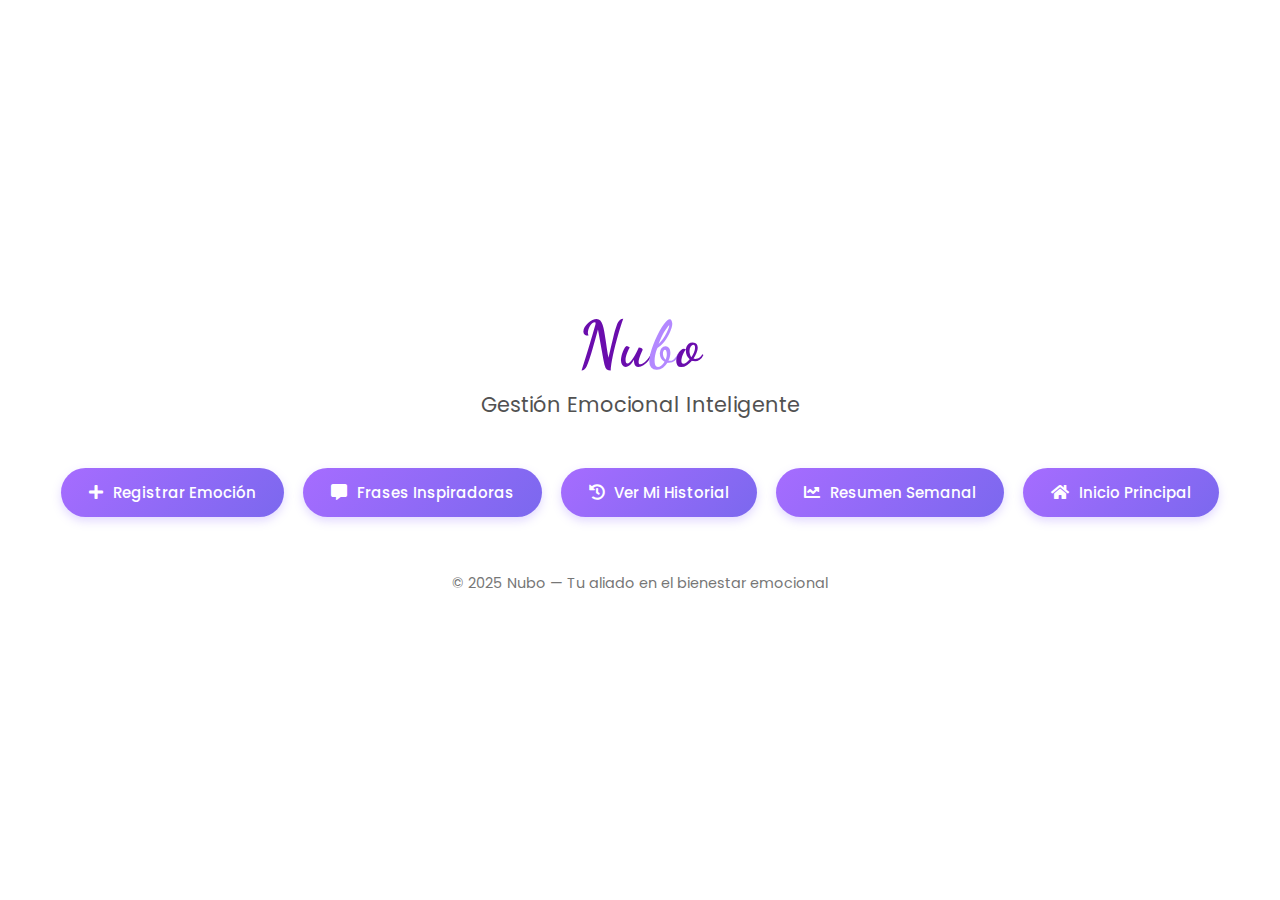
<file: landing.html>
<!DOCTYPE html>
<html lang="es">
<head>
  <meta charset="UTF-8" />
  <meta name="viewport" content="width=device-width, initial-scale=1.0" />
  <title>Nubo - Bienestar Emocional</title>

  <!-- 🌸 Google Fonts -->
  <link href="https://fonts.googleapis.com/css2?family=Poppins:wght@300;400;600&display=swap" rel="stylesheet" />
  <link href="https://fonts.googleapis.com/css2?family=Dancing+Script:wght@600&display=swap" rel="stylesheet" />

  <!-- 🎨 Font Awesome -->
  <link rel="stylesheet" href="https://cdnjs.cloudflare.com/ajax/libs/font-awesome/5.15.3/css/all.min.css" />

  <!-- 💜 CSS -->
  <link rel="stylesheet" href="landing.css" />
</head>

<body>
  <main class="home-wrapper">
    <section class="hero" aria-labelledby="home-title">
      <div class="hero-top">
        <h1 id="home-title" class="hero-title">Nu<span>b</span>o</h1>
        <p class="hero-subtitle">Gestión Emocional Inteligente</p>
      </div>

      <div class="cta-group" role="navigation" aria-label="Accesos rápidos">
        <a class="hero-btn" href="registro.html">
          <span class="btn-icon"><i class="fas fa-plus"></i></span>
          <span>Registrar Emoción</span>
        </a>

        <a class="hero-btn" href="frases.html">
          <span class="btn-icon"><i class="fas fa-comment-alt"></i></span>
          <span>Frases Inspiradoras</span>
        </a>

        <a class="hero-btn" href="historial.html">
          <span class="btn-icon"><i class="fas fa-history"></i></span>
          <span>Ver Mi Historial</span>
        </a>

        <a class="hero-btn" href="resumen.html">
          <span class="btn-icon"><i class="fas fa-chart-line"></i></span>
          <span>Resumen Semanal</span>
        </a>

        <a class="hero-btn" href="nubo.html">
          <span class="btn-icon"><i class="fas fa-home"></i></span>
          <span>Inicio Principal</span>
        </a>
      </div>

      <footer class="hero-footer">
        © 2025 Nubo — Tu aliado en el bienestar emocional
      </footer>
    </section>
  </main>
</body>
</html>
</file>
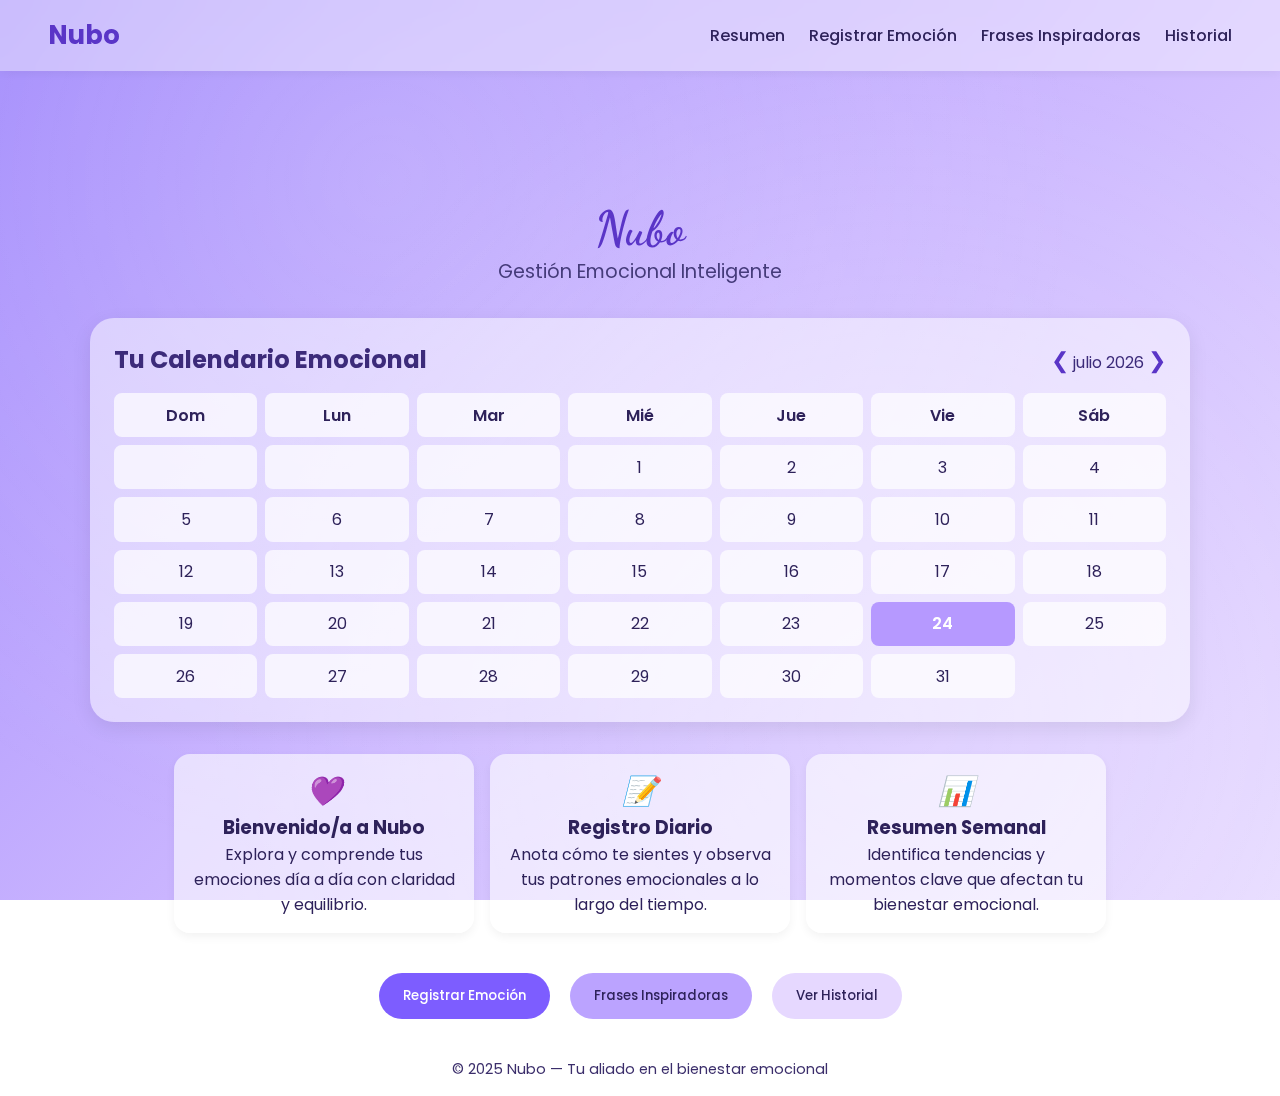
<file: nubo.html>
<!DOCTYPE html>
<html lang="es">
<head>
  <meta charset="UTF-8">
  <meta name="viewport" content="width=device-width, initial-scale=1.0">
  <title>Nubo | Guía Emocional</title>
  <link rel="stylesheet" href="nubo.css">
  <link href="https://fonts.googleapis.com/css2?family=Poppins:wght@400;500;600&family=Dancing+Script:wght@700&display=swap" rel="stylesheet">
  <script defer src="nubo.js"></script>
</head>
<body>
  <nav class="navbar">
    <div class="nav-logo"><h1>Nubo</h1></div>
    <button class="menu-toggle" id="menuToggle">☰</button>
    <ul class="nav-links" id="navLinks">
      <li><a href="resumen.html">Resumen</a></li>
      <li><a href="registro.html">Registrar Emoción</a></li>
      <li><a href="frases.html">Frases Inspiradoras</a></li>
      <li><a href="historial.html">Historial</a></li>
    </ul>
  </nav>

  <div class="background"></div>

  <main class="container">
    <header class="header">
      <h1>Nubo</h1>
      <p>Gestión Emocional Inteligente</p>
    </header>

    <section class="calendar-section">
      <div class="calendar-header">
        <h2>Tu Calendario Emocional</h2>
        <div class="month-nav">
          <button id="prevMonth">&#10094;</button>
          <span id="monthYear"></span>
          <button id="nextMonth">&#10095;</button>
        </div>
      </div>
      <div id="calendar" class="calendar-grid"></div>
    </section>

    <section class="info-section">
      <div class="info-card">
        <i class="icon">💜</i>
        <h3>Bienvenido/a a Nubo</h3>
        <p>Explora y comprende tus emociones día a día con claridad y equilibrio.</p>
      </div>
      <div class="info-card">
        <i class="icon">📝</i>
        <h3>Registro Diario</h3>
        <p>Anota cómo te sientes y observa tus patrones emocionales a lo largo del tiempo.</p>
      </div>
      <div class="info-card">
        <i class="icon">📊</i>
        <h3>Resumen Semanal</h3>
        <p>Identifica tendencias y momentos clave que afectan tu bienestar emocional.</p>
      </div>
    </section>

    <div class="action-buttons">
      <button class="btn btn-primary" onclick="redirigir('registro.html')">Registrar Emoción</button>
      <button class="btn btn-secondary" onclick="redirigir('frases.html')">Frases Inspiradoras</button>
      <button class="btn btn-tertiary" onclick="redirigir('historial.html')">Ver Historial</button>
    </div>
  </main>

  <footer class="footer">
    <p>© 2025 Nubo — Tu aliado en el bienestar emocional</p>
  </footer>
</body>
</html>
</file>
<file: landing.css>
/* 🎨 Estilos generales */
* {
  margin: 0;
  padding: 0;
  box-sizing: border-box;
}

body {
  height: 100vh;
  background-color: #ffffff;
  display: flex;
  justify-content: center;
  align-items: center;
  font-family: "Poppins", sans-serif;
  overflow: hidden;
}

/* 🌸 Contenedor principal */
.hero {
  text-align: center;
  color: #333;
  animation: fadeIn 1.2s ease-in-out;
}

.hero-title {
  font-family: "Dancing Script", cursive;
  font-size: 4rem;
  color: #6a0dad;
  letter-spacing: 1px;
}

.hero-title span {
  color: #b388ff;
}

.hero-subtitle {
  font-size: 1.3rem;
  font-weight: 400;
  margin-top: 0.4rem;
  opacity: 0.85;
}

/* 💫 Grupo de botones */
.cta-group {
  display: flex;
  justify-content: center;
  align-items: center;
  gap: 1.2rem;
  margin-top: 3rem;
  flex-wrap: wrap;
}

/* 💜 Botones modernos */
.hero-btn {
  display: flex;
  align-items: center;
  gap: 0.6rem;
  text-decoration: none;
  color: white;
  padding: 12px 28px;
  border-radius: 40px;
  font-weight: 500;
  font-size: 15px;
  background: linear-gradient(135deg, #a66cff, #7b68ee);
  transition: all 0.3s ease;
  box-shadow: 0 4px 10px rgba(160, 130, 255, 0.3);
}

.hero-btn:hover {
  transform: translateY(-4px);
  box-shadow: 0 8px 20px rgba(123, 104, 238, 0.4);
  background: linear-gradient(135deg, #c49bff, #8f7cff);
}

/* ✨ Iconos */
.btn-icon {
  font-size: 16px;
}

/* 🩵 Pie de página */
.hero-footer {
  margin-top: 3.5rem;
  font-size: 0.9rem;
  color: #555;
  opacity: 0.8;
}

/* 🌟 Animación */
@keyframes fadeIn {
  from {
    opacity: 0;
    transform: translateY(20px);
  }
  to {
    opacity: 1;
    transform: translateY(0);
  }
}
</file>
<file: nubo.css>
/* ✅ Estilos base */
* {
  margin: 0;
  padding: 0;
  box-sizing: border-box;
  font-family: "Poppins", sans-serif;
}

body {
  color: #2e225a;
  min-height: 100vh;
  overflow-x: hidden;
  background: linear-gradient(135deg, #a28afc, #cbb6ff, #e8dcff);
  background-attachment: fixed;
  display: flex;
  flex-direction: column;
  align-items: center;
  padding-top: 80px;
}

/* Fondo animado */
.background::before {
  content: "";
  position: fixed;
  top: 0;
  left: 0;
  width: 100%;
  height: 100%;
  background: radial-gradient(circle at 30% 20%, rgba(255,255,255,0.15) 0%, transparent 60%),
              radial-gradient(circle at 70% 80%, rgba(255,255,255,0.15) 0%, transparent 60%);
  animation: floatBg 8s ease-in-out infinite alternate;
  z-index: -1;
}

@keyframes floatBg {
  0% { transform: translateY(0); }
  100% { transform: translateY(-10px); }
}

/* Barra superior */
.navbar {
  position: fixed;
  top: 0;
  left: 0;
  width: 100%;
  background: rgba(255, 255, 255, 0.4);
  backdrop-filter: blur(10px);
  padding: 1rem 3rem;
  display: flex;
  justify-content: space-between;
  align-items: center;
  z-index: 1000;
  box-shadow: 0 2px 10px rgba(0,0,0,0.05);
}

.nav-logo h1 {
  color: #5a35c7;
  font-weight: 700;
  font-size: 1.6rem;
}

/* Botón menú móvil */
.menu-toggle {
  display: none;
  background: none;
  border: none;
  font-size: 1.8rem;
  color: #5a35c7;
  cursor: pointer;
  z-index: 1001;
}

/* Enlaces navegación */
.nav-links {
  display: flex;
  gap: 1.5rem;
  list-style: none;
  transition: all 0.3s ease;
}

.nav-links a {
  text-decoration: none;
  color: #2e225a;
  font-weight: 500;
  transition: color 0.3s ease;
}

.nav-links a:hover {
  color: #734ae8;
}

/* Contenedor principal */
.container {
  margin-top: 120px;
  width: 90%;
  max-width: 1100px;
  text-align: center;
}

/* Encabezado */
.header h1 {
  font-family: "Dancing Script", cursive;
  font-size: 3rem;
  color: #5a35c7;
}

.header p {
  font-size: 1.2rem;
  color: #453b7a;
}

/* Calendario */
.calendar-section {
  background: rgba(255, 255, 255, 0.5);
  border-radius: 1.5rem;
  padding: 1.5rem;
  margin: 2rem auto;
  box-shadow: 0 6px 20px rgba(0, 0, 0, 0.08);
  overflow-x: auto;
}

.calendar-header {
  display: flex;
  justify-content: space-between;
  align-items: center;
  margin-bottom: 1rem;
  color: #3c2b7a;
  flex-wrap: wrap;
}

.month-nav button {
  background: transparent;
  border: none;
  font-size: 1.4rem;
  cursor: pointer;
  color: #5a35c7;
}

.calendar-grid {
  display: grid;
  grid-template-columns: repeat(7, minmax(40px, 1fr));
  gap: 0.5rem;
  min-width: 280px;
}

.calendar-grid div {
  padding: 0.6rem;
  border-radius: 8px;
  background: rgba(255,255,255,0.7);
  color: #2e225a;
}

.calendar-grid div.today {
  background: #b699ff;
  color: white;
  font-weight: 600;
}

/* Info Cards */
.info-section {
  display: flex;
  justify-content: center;
  flex-wrap: wrap;
  gap: 1rem;
}

.info-card {
  background: rgba(255,255,255,0.6);
  border-radius: 1rem;
  padding: 1rem;
  width: 300px;
  box-shadow: 0 4px 10px rgba(0,0,0,0.05);
  transition: transform 0.3s ease;
}

.info-card:hover {
  transform: translateY(-5px);
}

.icon {
  font-size: 1.8rem;
  color: #7d5dff;
}

/* Botones */
.action-buttons {
  margin: 2rem 0;
}

.btn {
  border: none;
  padding: 0.8rem 1.5rem;
  border-radius: 2rem;
  font-weight: 500;
  margin: 0.5rem;
  cursor: pointer;
  transition: all 0.3s ease;
}

.btn-primary {
  background: #7d5dff;
  color: white;
}

.btn-primary:hover { background: #6d4ee6; }
.btn-secondary { background: #bba3ff; color: #2e225a; }
.btn-tertiary { background: #e6d8ff; color: #2e225a; }

/* Footer */
.footer {
  margin-bottom: 1rem;
  color: #3b2e6b;
  font-size: 0.9rem;
}

/* ✅ Menú Responsivo */
@media (max-width: 768px) {
  .menu-toggle {
    display: block;
  }

  .nav-links {
    position: absolute;
    top: 70px;
    right: 0;
    background: rgba(255,255,255,0.95);
    flex-direction: column;
    align-items: center;
    width: 100%;
    padding: 1rem 0;
    max-height: 0;
    overflow: hidden;
    opacity: 0;
    transition: all 0.4s ease;
    box-shadow: 0 4px 10px rgba(0,0,0,0.1);
    border-radius: 0 0 12px 12px;
    z-index: 1000;
  }

  .nav-links.active {
    max-height: 300px;
    opacity: 1;
  }

  .nav-links li {
    margin: 10px 0;
  }

  .calendar-section {
    width: 100%;
    padding: 1rem;
  }

  .calendar-grid div {
    font-size: 0.8rem;
    padding: 0.4rem;
  }

  .calendar-header h2 {
    font-size: 1rem;
  }

  .info-section {
    flex-direction: column;
    align-items: center;
  }
}
</file>
